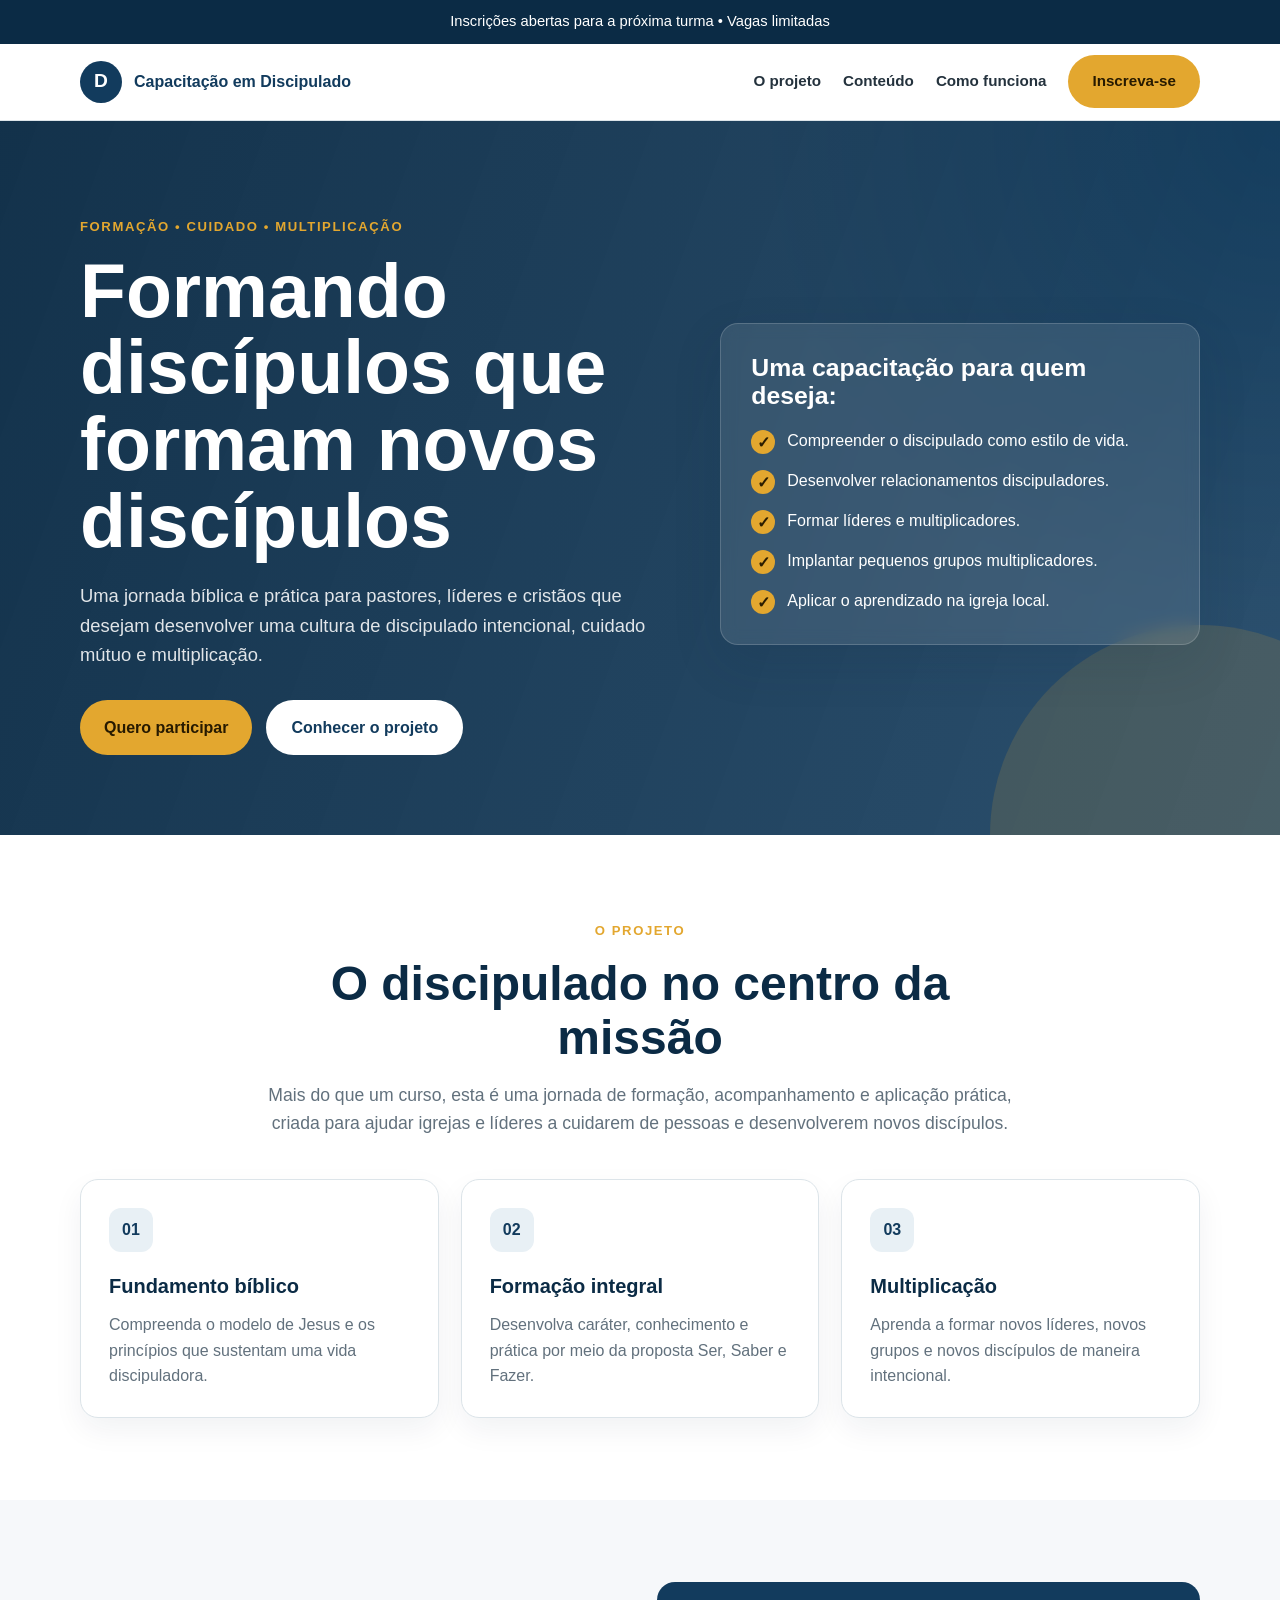
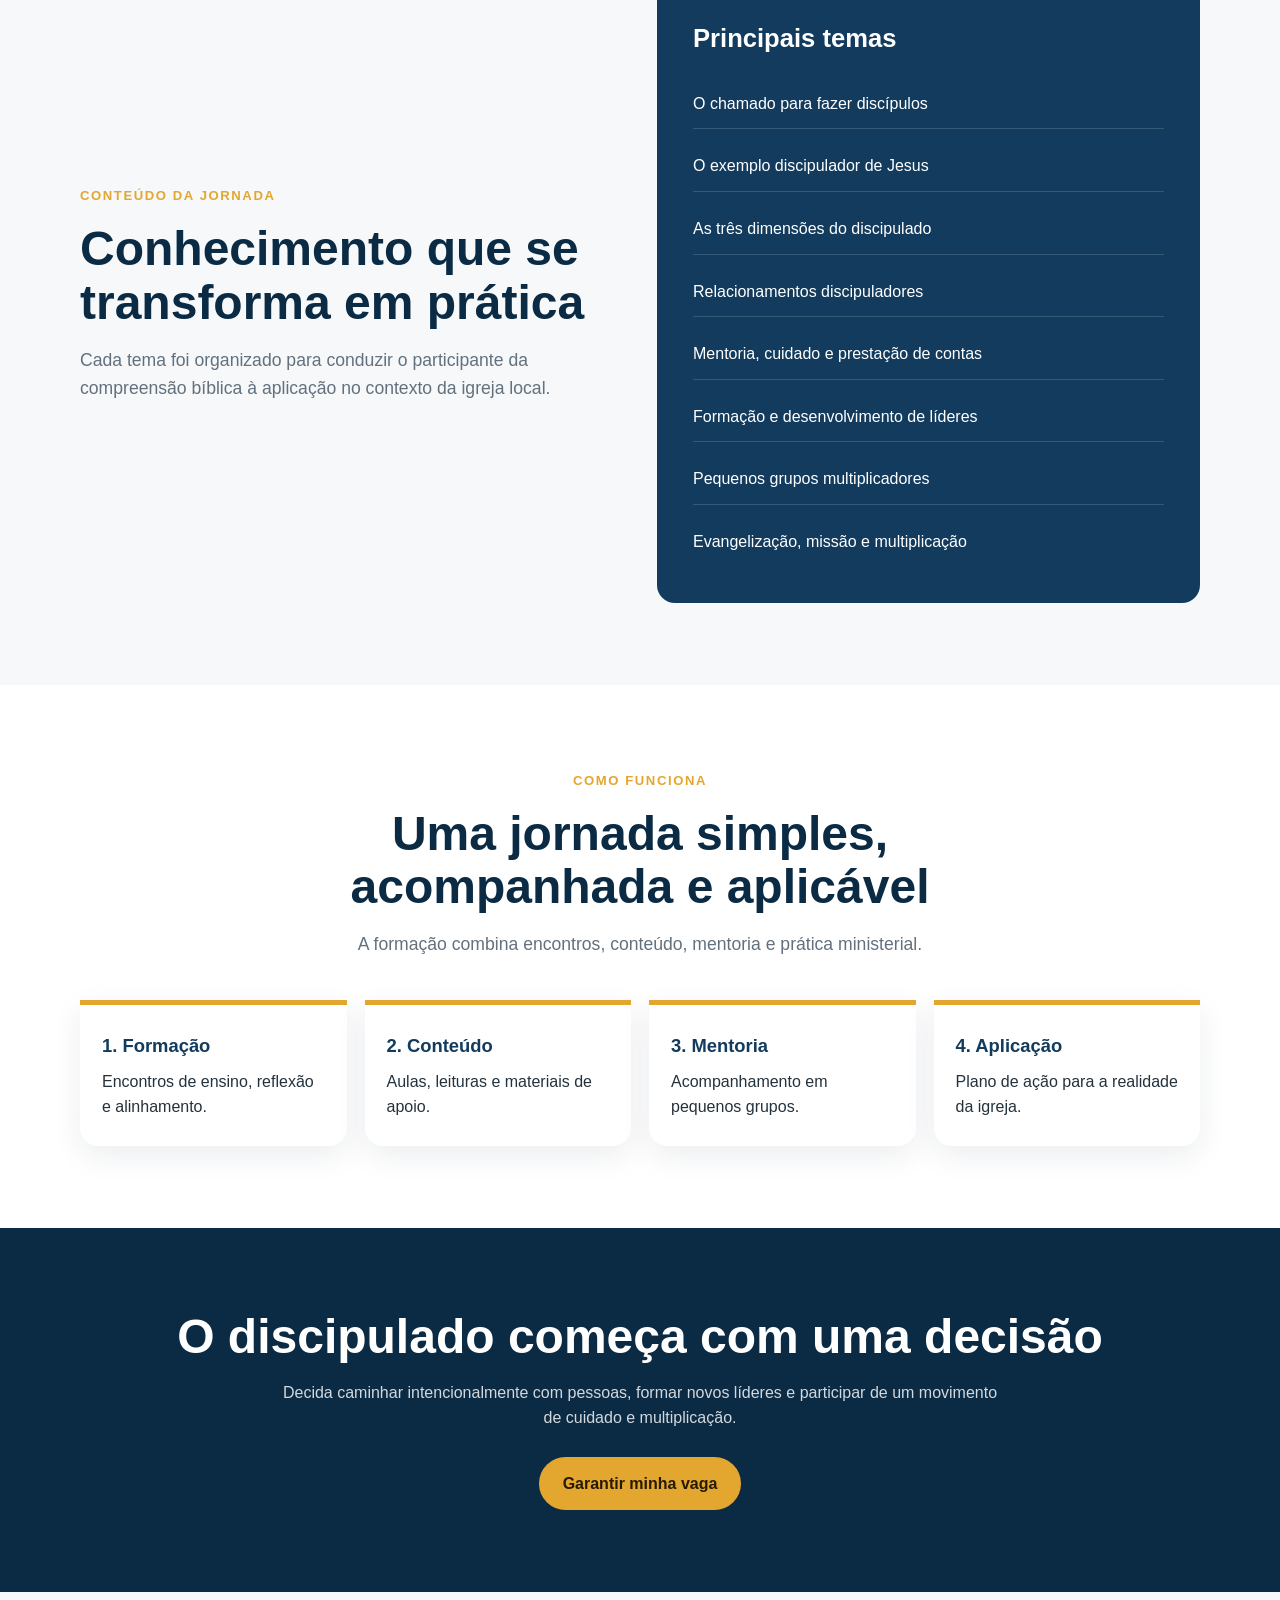
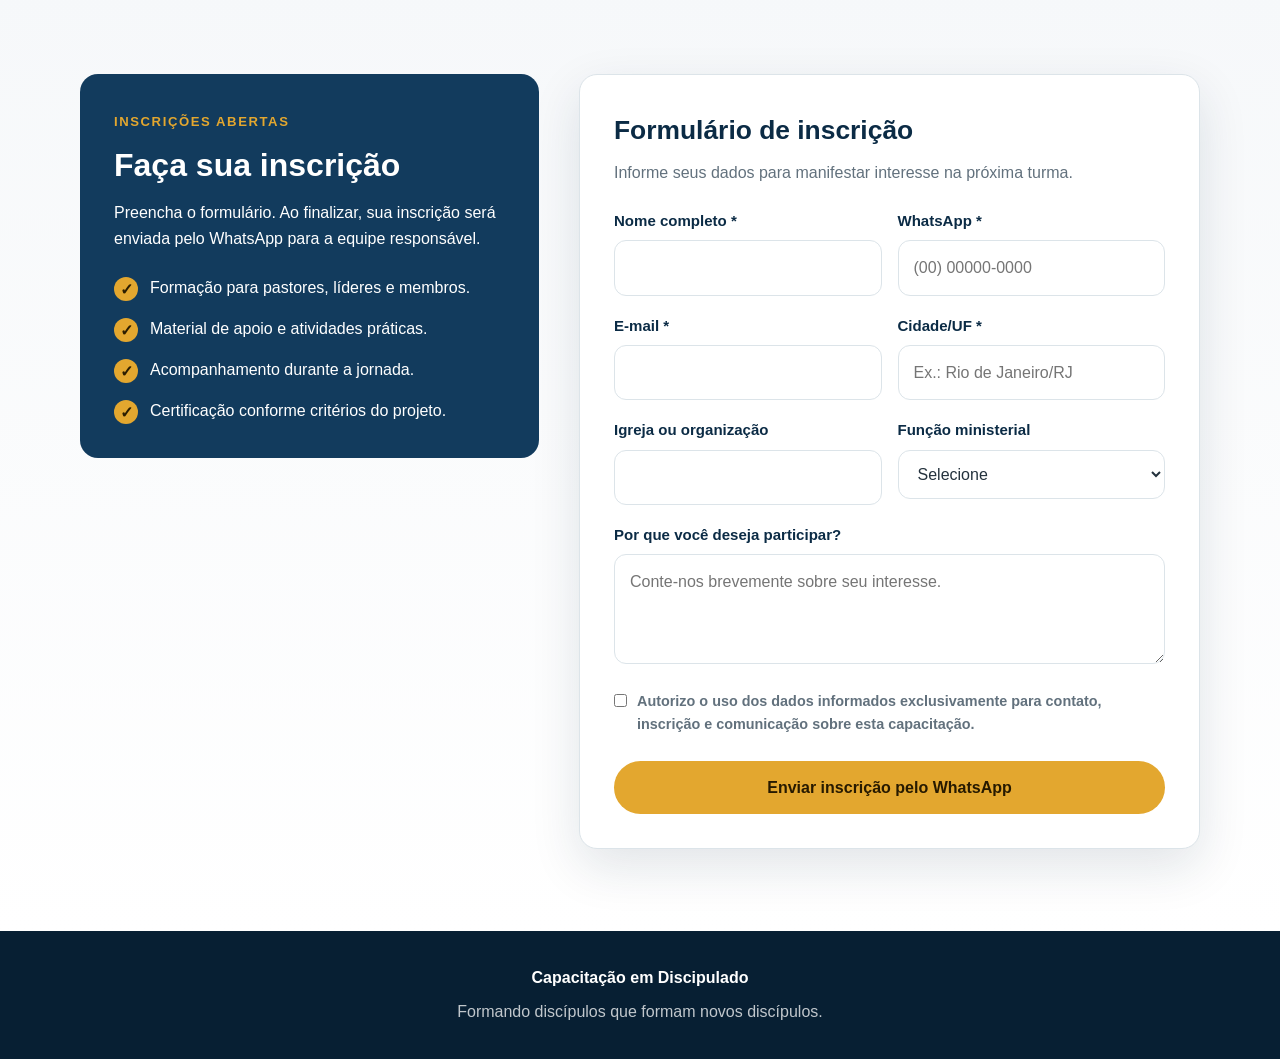
<file: homepage_capacitacao_discipulado_arquivo_unico.html>
<!DOCTYPE html>
<html lang="pt-BR">
<head>
  <meta charset="UTF-8" />
  <meta name="viewport" content="width=device-width, initial-scale=1.0" />
  <meta
    name="description"
    content="Capacitação em Discipulado — uma jornada bíblica, prática e multiplicadora para pastores, líderes e igrejas."
  />
  <meta name="theme-color" content="#0b2b45" />
  <title>Capacitação em Discipulado</title>

  <style>
:root {
  --primary: #123b5d;
  --primary-dark: #0b2b45;
  --accent: #e3a72f;
  --accent-dark: #c58a17;
  --light: #f6f8fa;
  --white: #ffffff;
  --text: #24323d;
  --muted: #62717d;
  --success: #137a4b;
  --danger: #a12622;
  --border: #dce4e9;
  --shadow: 0 18px 50px rgba(13, 42, 65, 0.12);
  --radius: 18px;
}

* {
  box-sizing: border-box;
  margin: 0;
  padding: 0;
}

html {
  scroll-behavior: smooth;
}

body {
  font-family: Arial, Helvetica, sans-serif;
  color: var(--text);
  background: var(--white);
  line-height: 1.6;
}

a {
  color: inherit;
  text-decoration: none;
}

img {
  max-width: 100%;
  display: block;
}

.container {
  width: min(1120px, calc(100% - 32px));
  margin: 0 auto;
}

.topbar {
  background: var(--primary-dark);
  color: var(--white);
  font-size: 0.92rem;
  text-align: center;
  padding: 10px 16px;
}

header {
  position: sticky;
  top: 0;
  z-index: 100;
  background: rgba(255, 255, 255, 0.96);
  border-bottom: 1px solid var(--border);
  backdrop-filter: blur(10px);
}

.nav {
  min-height: 76px;
  display: flex;
  align-items: center;
  justify-content: space-between;
  gap: 24px;
}

.brand {
  display: flex;
  align-items: center;
  gap: 12px;
  font-weight: 800;
  color: var(--primary);
}

.brand-mark {
  width: 42px;
  height: 42px;
  border-radius: 50%;
  display: grid;
  place-items: center;
  background: var(--primary);
  color: var(--white);
  font-size: 1.2rem;
}

.nav-links {
  display: flex;
  align-items: center;
  gap: 22px;
  font-weight: 700;
  font-size: 0.95rem;
}

.nav-links > a:not(.btn):hover,
.nav-links > a:not(.btn):focus-visible {
  color: var(--accent-dark);
}

.btn {
  display: inline-flex;
  align-items: center;
  justify-content: center;
  border: 0;
  border-radius: 999px;
  padding: 14px 24px;
  font: inherit;
  font-weight: 800;
  cursor: pointer;
  transition: 0.2s ease;
}

.btn:focus-visible,
a:focus-visible,
input:focus-visible,
select:focus-visible,
textarea:focus-visible {
  outline: 3px solid rgba(227, 167, 47, 0.55);
  outline-offset: 3px;
}

.btn-primary {
  background: var(--accent);
  color: #271a00;
}

.btn-primary:hover {
  background: var(--accent-dark);
  transform: translateY(-1px);
}

.btn-secondary {
  background: var(--white);
  color: var(--primary);
  border: 1px solid rgba(255, 255, 255, 0.5);
}

.btn-secondary:hover {
  background: #edf3f7;
  transform: translateY(-1px);
}

.btn-outline {
  background: transparent;
  color: var(--primary);
  border: 2px solid var(--primary);
}

.hero {
  position: relative;
  overflow: hidden;
  color: var(--white);
  background:
    linear-gradient(110deg, rgba(11, 43, 69, 0.97), rgba(18, 59, 93, 0.89)),
    radial-gradient(circle at top right, #376d90 0, transparent 36%);
  padding: 92px 0 80px;
}

.hero::after {
  content: "";
  position: absolute;
  width: 420px;
  height: 420px;
  border-radius: 50%;
  right: -130px;
  bottom: -210px;
  background: rgba(227, 167, 47, 0.15);
}

.hero-grid {
  position: relative;
  z-index: 1;
  display: grid;
  grid-template-columns: 1.1fr 0.9fr;
  gap: 54px;
  align-items: center;
}

.eyebrow {
  display: inline-block;
  font-size: 0.82rem;
  letter-spacing: 0.12em;
  text-transform: uppercase;
  font-weight: 800;
  color: var(--accent);
  margin-bottom: 16px;
}

h1 {
  font-size: clamp(2.5rem, 6vw, 4.7rem);
  line-height: 1.02;
  max-width: 760px;
  margin-bottom: 22px;
}

.hero p {
  font-size: 1.15rem;
  max-width: 700px;
  color: rgba(255, 255, 255, 0.87);
  margin-bottom: 30px;
}

.hero-actions {
  display: flex;
  flex-wrap: wrap;
  gap: 14px;
}

.hero-card {
  background: rgba(255, 255, 255, 0.10);
  border: 1px solid rgba(255, 255, 255, 0.17);
  border-radius: var(--radius);
  padding: 30px;
  box-shadow: var(--shadow);
  backdrop-filter: blur(8px);
}

.hero-card h2 {
  color: var(--white);
  font-size: 1.55rem;
  margin-bottom: 18px;
}

.hero-list {
  list-style: none;
  display: grid;
  gap: 14px;
}

.hero-list li {
  display: flex;
  gap: 12px;
  align-items: flex-start;
}

.check {
  width: 24px;
  height: 24px;
  flex: 0 0 24px;
  display: grid;
  place-items: center;
  border-radius: 50%;
  background: var(--accent);
  color: #2b1d00;
  font-weight: 900;
  margin-top: 2px;
}

section {
  padding: 82px 0;
}

.section-header {
  max-width: 760px;
  margin-bottom: 42px;
}

.section-header.center {
  text-align: center;
  margin-left: auto;
  margin-right: auto;
}

h2 {
  color: var(--primary-dark);
  font-size: clamp(2rem, 4vw, 3rem);
  line-height: 1.12;
  margin-bottom: 16px;
}

.lead {
  font-size: 1.1rem;
  color: var(--muted);
}

.cards {
  display: grid;
  grid-template-columns: repeat(3, 1fr);
  gap: 22px;
}

.card {
  background: var(--white);
  border: 1px solid var(--border);
  border-radius: var(--radius);
  padding: 28px;
  box-shadow: 0 12px 30px rgba(13, 42, 65, 0.06);
}

.card-number {
  width: 44px;
  height: 44px;
  display: grid;
  place-items: center;
  background: #e8f0f5;
  color: var(--primary);
  border-radius: 12px;
  font-weight: 900;
  margin-bottom: 18px;
}

.card h3 {
  color: var(--primary-dark);
  font-size: 1.25rem;
  margin-bottom: 10px;
}

.card p {
  color: var(--muted);
}

.light-section {
  background: var(--light);
}

.feature-grid {
  display: grid;
  grid-template-columns: 1fr 1fr;
  gap: 34px;
  align-items: center;
}

.feature-panel {
  background: var(--primary);
  color: var(--white);
  padding: 36px;
  border-radius: var(--radius);
}

.feature-panel h3 {
  font-size: 1.6rem;
  margin-bottom: 20px;
}

.feature-panel ul {
  list-style: none;
  display: grid;
  gap: 12px;
}

.feature-panel li {
  padding: 12px 0;
  border-bottom: 1px solid rgba(255, 255, 255, 0.15);
}

.feature-panel li:last-child {
  border-bottom: 0;
}

.steps {
  display: grid;
  grid-template-columns: repeat(4, 1fr);
  gap: 18px;
}

.step {
  padding: 26px 22px;
  border-top: 5px solid var(--accent);
  background: var(--white);
  border-radius: 0 0 var(--radius) var(--radius);
  box-shadow: 0 10px 30px rgba(13, 42, 65, 0.08);
}

.step strong {
  display: block;
  color: var(--primary);
  font-size: 1.15rem;
  margin-bottom: 8px;
}

.cta {
  background: var(--primary-dark);
  color: var(--white);
  text-align: center;
}

.cta h2 {
  color: var(--white);
}

.cta p {
  max-width: 720px;
  margin: 0 auto 26px;
  color: rgba(255, 255, 255, 0.82);
}

.registration {
  background: linear-gradient(180deg, var(--light), var(--white));
}

.registration-grid {
  display: grid;
  grid-template-columns: 0.85fr 1.15fr;
  gap: 40px;
  align-items: start;
}

.info-box {
  background: var(--primary);
  color: var(--white);
  padding: 34px;
  border-radius: var(--radius);
  position: sticky;
  top: 110px;
}

.info-box h2 {
  color: var(--white);
  font-size: 2rem;
}

.info-list {
  list-style: none;
  display: grid;
  gap: 15px;
  margin-top: 24px;
}

.info-list li {
  display: flex;
  gap: 12px;
  align-items: flex-start;
}

.form-card {
  background: var(--white);
  border: 1px solid var(--border);
  border-radius: var(--radius);
  padding: 34px;
  box-shadow: var(--shadow);
}

.form-card h3 {
  color: var(--primary-dark);
  font-size: 1.65rem;
  margin-bottom: 8px;
}

.form-card > p {
  color: var(--muted);
  margin-bottom: 24px;
}

form {
  display: grid;
  gap: 18px;
}

.form-row {
  display: grid;
  grid-template-columns: 1fr 1fr;
  gap: 16px;
}

label {
  display: block;
  font-weight: 800;
  margin-bottom: 7px;
  color: var(--primary-dark);
  font-size: 0.94rem;
}

input,
select,
textarea {
  width: 100%;
  border: 1px solid var(--border);
  border-radius: 12px;
  padding: 14px 15px;
  font: inherit;
  color: var(--text);
  background: var(--white);
  outline: none;
}

input:focus,
select:focus,
textarea:focus {
  border-color: var(--primary);
  box-shadow: 0 0 0 3px rgba(18, 59, 93, 0.10);
}

textarea {
  min-height: 110px;
  resize: vertical;
}

.consent {
  display: flex;
  gap: 10px;
  align-items: flex-start;
  font-size: 0.9rem;
  color: var(--muted);
}

.consent input {
  width: auto;
  margin-top: 4px;
}

.form-status {
  display: none;
  border-radius: 12px;
  padding: 14px;
  font-weight: 700;
}

.form-status.is-visible {
  display: block;
}

.form-status.success {
  background: #e9f6ef;
  color: var(--success);
  border: 1px solid #bfe4cf;
}

.form-status.error {
  background: #fff0ef;
  color: var(--danger);
  border: 1px solid #efc3c0;
}

footer {
  background: #071f33;
  color: rgba(255, 255, 255, 0.75);
  padding: 34px 0;
  text-align: center;
}

.footer-brand {
  color: var(--white);
  font-weight: 800;
  margin-bottom: 8px;
}

@media (max-width: 900px) {
  .nav-links a:not(.btn) {
    display: none;
  }

  .hero-grid,
  .feature-grid,
  .registration-grid {
    grid-template-columns: 1fr;
  }

  .cards,
  .steps {
    grid-template-columns: repeat(2, 1fr);
  }

  .info-box {
    position: static;
  }
}

@media (max-width: 620px) {
  .topbar {
    font-size: 0.82rem;
  }

  .nav {
    min-height: 68px;
  }

  .brand span:last-child {
    font-size: 0.9rem;
  }

  .nav-links .btn {
    padding: 11px 16px;
    font-size: 0.86rem;
  }

  .hero {
    padding: 64px 0 58px;
  }

  section {
    padding: 62px 0;
  }

  .cards,
  .steps,
  .form-row {
    grid-template-columns: 1fr;
  }

  .hero-card,
  .form-card,
  .info-box {
    padding: 24px;
  }

  .hero-actions {
    flex-direction: column;
  }

  .hero-actions .btn {
    width: 100%;
  }
}

@media (prefers-reduced-motion: reduce) {
  html {
    scroll-behavior: auto;
  }

  *,
  *::before,
  *::after {
    scroll-behavior: auto !important;
    transition-duration: 0.01ms !important;
    animation-duration: 0.01ms !important;
    animation-iteration-count: 1 !important;
  }
}

  </style>
</head>

<body>
  <div class="topbar">
    Inscrições abertas para a próxima turma • Vagas limitadas
  </div>

  <header>
    <div class="container nav">
      <a class="brand" href="#inicio" aria-label="Ir para o início">
        <span class="brand-mark" aria-hidden="true">D</span>
        <span>Capacitação em Discipulado</span>
      </a>

      <nav class="nav-links" aria-label="Navegação principal">
        <a href="#projeto">O projeto</a>
        <a href="#conteudo">Conteúdo</a>
        <a href="#como-funciona">Como funciona</a>
        <a class="btn btn-primary" href="#inscricao">Inscreva-se</a>
      </nav>
    </div>
  </header>

  <main>
    <section class="hero" id="inicio">
      <div class="container hero-grid">
        <div>
          <span class="eyebrow">Formação • Cuidado • Multiplicação</span>
          <h1>Formando discípulos que formam novos discípulos</h1>
          <p>
            Uma jornada bíblica e prática para pastores, líderes e cristãos que desejam
            desenvolver uma cultura de discipulado intencional, cuidado mútuo e multiplicação.
          </p>

          <div class="hero-actions">
            <a class="btn btn-primary" href="#inscricao">Quero participar</a>
            <a class="btn btn-secondary" href="#projeto">Conhecer o projeto</a>
          </div>
        </div>

        <aside class="hero-card">
          <h2>Uma capacitação para quem deseja:</h2>
          <ul class="hero-list">
            <li><span class="check" aria-hidden="true">✓</span><span>Compreender o discipulado como estilo de vida.</span></li>
            <li><span class="check" aria-hidden="true">✓</span><span>Desenvolver relacionamentos discipuladores.</span></li>
            <li><span class="check" aria-hidden="true">✓</span><span>Formar líderes e multiplicadores.</span></li>
            <li><span class="check" aria-hidden="true">✓</span><span>Implantar pequenos grupos multiplicadores.</span></li>
            <li><span class="check" aria-hidden="true">✓</span><span>Aplicar o aprendizado na igreja local.</span></li>
          </ul>
        </aside>
      </div>
    </section>

    <section id="projeto">
      <div class="container">
        <div class="section-header center">
          <span class="eyebrow">O projeto</span>
          <h2>O discipulado no centro da missão</h2>
          <p class="lead">
            Mais do que um curso, esta é uma jornada de formação, acompanhamento e aplicação prática,
            criada para ajudar igrejas e líderes a cuidarem de pessoas e desenvolverem novos discípulos.
          </p>
        </div>

        <div class="cards">
          <article class="card">
            <div class="card-number">01</div>
            <h3>Fundamento bíblico</h3>
            <p>
              Compreenda o modelo de Jesus e os princípios que sustentam uma vida discipuladora.
            </p>
          </article>

          <article class="card">
            <div class="card-number">02</div>
            <h3>Formação integral</h3>
            <p>
              Desenvolva caráter, conhecimento e prática por meio da proposta Ser, Saber e Fazer.
            </p>
          </article>

          <article class="card">
            <div class="card-number">03</div>
            <h3>Multiplicação</h3>
            <p>
              Aprenda a formar novos líderes, novos grupos e novos discípulos de maneira intencional.
            </p>
          </article>
        </div>
      </div>
    </section>

    <section class="light-section" id="conteudo">
      <div class="container feature-grid">
        <div>
          <span class="eyebrow">Conteúdo da jornada</span>
          <h2>Conhecimento que se transforma em prática</h2>
          <p class="lead">
            Cada tema foi organizado para conduzir o participante da compreensão bíblica
            à aplicação no contexto da igreja local.
          </p>
        </div>

        <div class="feature-panel">
          <h3>Principais temas</h3>
          <ul>
            <li>O chamado para fazer discípulos</li>
            <li>O exemplo discipulador de Jesus</li>
            <li>As três dimensões do discipulado</li>
            <li>Relacionamentos discipuladores</li>
            <li>Mentoria, cuidado e prestação de contas</li>
            <li>Formação e desenvolvimento de líderes</li>
            <li>Pequenos grupos multiplicadores</li>
            <li>Evangelização, missão e multiplicação</li>
          </ul>
        </div>
      </div>
    </section>

    <section id="como-funciona">
      <div class="container">
        <div class="section-header center">
          <span class="eyebrow">Como funciona</span>
          <h2>Uma jornada simples, acompanhada e aplicável</h2>
          <p class="lead">
            A formação combina encontros, conteúdo, mentoria e prática ministerial.
          </p>
        </div>

        <div class="steps">
          <div class="step">
            <strong>1. Formação</strong>
            <p>Encontros de ensino, reflexão e alinhamento.</p>
          </div>
          <div class="step">
            <strong>2. Conteúdo</strong>
            <p>Aulas, leituras e materiais de apoio.</p>
          </div>
          <div class="step">
            <strong>3. Mentoria</strong>
            <p>Acompanhamento em pequenos grupos.</p>
          </div>
          <div class="step">
            <strong>4. Aplicação</strong>
            <p>Plano de ação para a realidade da igreja.</p>
          </div>
        </div>
      </div>
    </section>

    <section class="cta">
      <div class="container">
        <h2>O discipulado começa com uma decisão</h2>
        <p>
          Decida caminhar intencionalmente com pessoas, formar novos líderes
          e participar de um movimento de cuidado e multiplicação.
        </p>
        <a class="btn btn-primary" href="#inscricao">Garantir minha vaga</a>
      </div>
    </section>

    <section class="registration" id="inscricao">
      <div class="container registration-grid">
        <aside class="info-box">
          <span class="eyebrow">Inscrições abertas</span>
          <h2>Faça sua inscrição</h2>
          <p>
            Preencha o formulário. Ao finalizar, sua inscrição será enviada pelo WhatsApp
            para a equipe responsável.
          </p>

          <ul class="info-list">
            <li><span class="check" aria-hidden="true">✓</span><span>Formação para pastores, líderes e membros.</span></li>
            <li><span class="check" aria-hidden="true">✓</span><span>Material de apoio e atividades práticas.</span></li>
            <li><span class="check" aria-hidden="true">✓</span><span>Acompanhamento durante a jornada.</span></li>
            <li><span class="check" aria-hidden="true">✓</span><span>Certificação conforme critérios do projeto.</span></li>
          </ul>
        </aside>

        <div class="form-card">
          <h3>Formulário de inscrição</h3>
          <p>Informe seus dados para manifestar interesse na próxima turma.</p>

          <form id="registrationForm">
            <div class="form-row">
              <div>
                <label for="nome">Nome completo *</label>
                <input id="nome" name="nome" type="text" autocomplete="name" required />
              </div>

              <div>
                <label for="telefone">WhatsApp *</label>
                <input
                  id="telefone"
                  name="telefone"
                  type="tel"
                  inputmode="tel"
                  autocomplete="tel"
                  placeholder="(00) 00000-0000"
                  required
                />
              </div>
            </div>

            <div class="form-row">
              <div>
                <label for="email">E-mail *</label>
                <input id="email" name="email" type="email" autocomplete="email" required />
              </div>

              <div>
                <label for="cidade">Cidade/UF *</label>
                <input id="cidade" name="cidade" type="text" placeholder="Ex.: Rio de Janeiro/RJ" required />
              </div>
            </div>

            <div class="form-row">
              <div>
                <label for="igreja">Igreja ou organização</label>
                <input id="igreja" name="igreja" type="text" />
              </div>

              <div>
                <label for="funcao">Função ministerial</label>
                <select id="funcao" name="funcao">
                  <option value="">Selecione</option>
                  <option>Pastor(a)</option>
                  <option>Líder ministerial</option>
                  <option>Líder de pequeno grupo</option>
                  <option>Professor(a)</option>
                  <option>Plantador(a) de igreja</option>
                  <option>Membro da igreja</option>
                  <option>Outro</option>
                </select>
              </div>
            </div>

            <div>
              <label for="interesse">Por que você deseja participar?</label>
              <textarea id="interesse" name="interesse" placeholder="Conte-nos brevemente sobre seu interesse."></textarea>
            </div>

            <label class="consent">
              <input type="checkbox" id="consentimento" required />
              <span>
                Autorizo o uso dos dados informados exclusivamente para contato,
                inscrição e comunicação sobre esta capacitação.
              </span>
            </label>

            <button class="btn btn-primary" type="submit">Enviar inscrição pelo WhatsApp</button>

            <div id="formStatus" class="form-status" role="status" aria-live="polite"></div>
          </form>
        </div>
      </div>
    </section>
  </main>

  <footer>
    <div class="container">
      <div class="footer-brand">Capacitação em Discipulado</div>
      <p>Formando discípulos que formam novos discípulos.</p>
    </div>
  </footer>
  <script>
/*
 * CONFIGURAÇÃO OBRIGATÓRIA
 * Troque o número abaixo pelo WhatsApp responsável pelas inscrições.
 * Use somente números, incluindo código do país (55) e DDD.
 * Exemplo: 5521999999999
 */
const WHATSAPP_NUMBER = "5500000000000";

const form = document.getElementById("registrationForm");
const statusBox = document.getElementById("formStatus");

function showStatus(message, type) {
  statusBox.textContent = message;
  statusBox.className = `form-status ${type} is-visible`;
}

form.addEventListener("submit", function handleSubmit(event) {
  event.preventDefault();

  if (!form.checkValidity()) {
    form.reportValidity();
    return;
  }

  if (WHATSAPP_NUMBER === "5500000000000") {
    showStatus(
      "Configure o número do WhatsApp em assets/js/script.js antes de publicar o site.",
      "error"
    );
    return;
  }

  const data = new FormData(form);

  const message = [
    "*NOVA INSCRIÇÃO — CAPACITAÇÃO EM DISCIPULADO*",
    "",
    `*Nome:* ${data.get("nome")}`,
    `*WhatsApp:* ${data.get("telefone")}`,
    `*E-mail:* ${data.get("email")}`,
    `*Cidade/UF:* ${data.get("cidade")}`,
    `*Igreja/Organização:* ${data.get("igreja") || "Não informado"}`,
    `*Função ministerial:* ${data.get("funcao") || "Não informado"}`,
    `*Motivação:* ${data.get("interesse") || "Não informado"}`
  ].join("\n");

  const url = `https://wa.me/${WHATSAPP_NUMBER}?text=${encodeURIComponent(message)}`;

  showStatus(
    "Seus dados foram organizados. O WhatsApp será aberto para concluir o envio.",
    "success"
  );

  window.open(url, "_blank", "noopener,noreferrer");
});

  </script>
</body>
</html>
</file>
